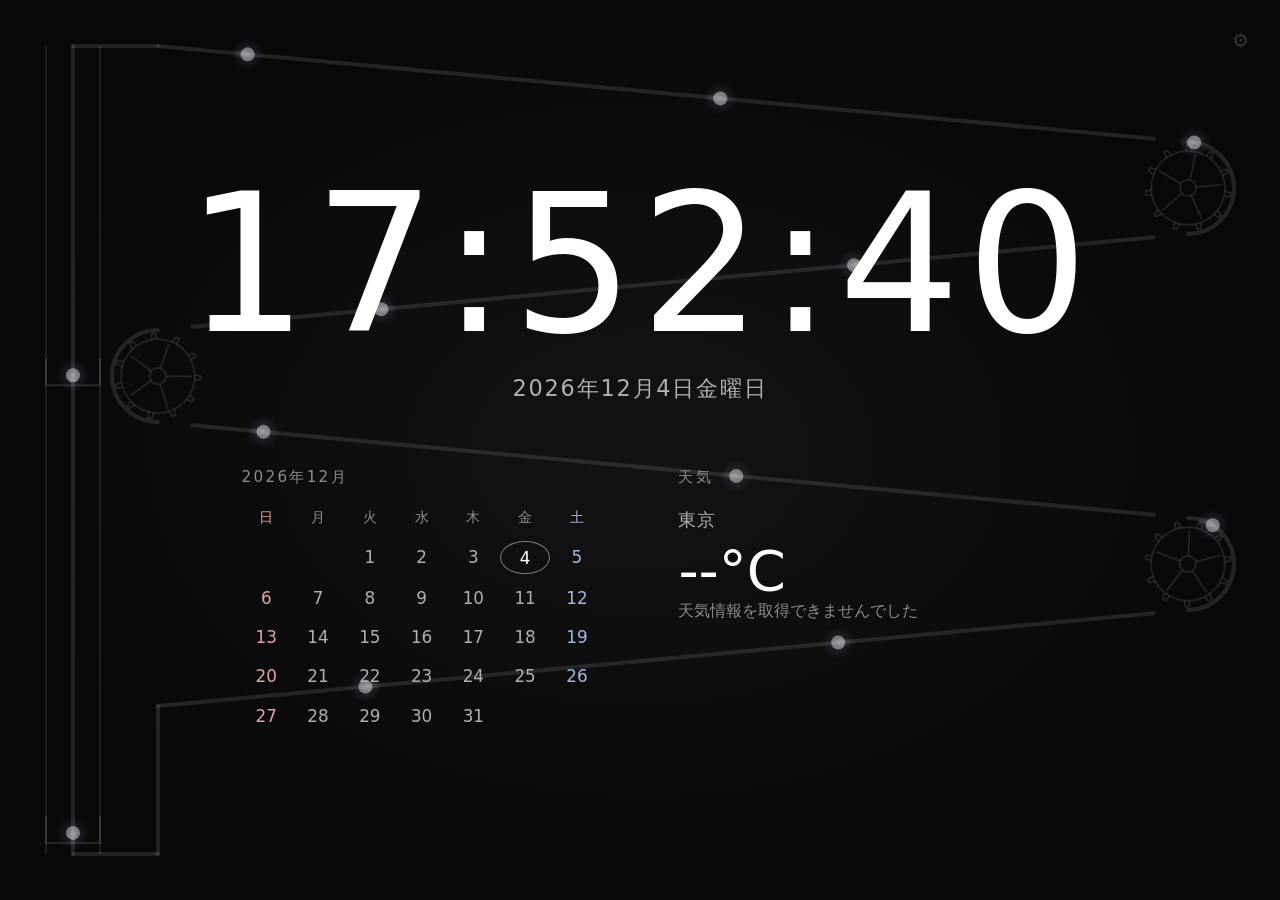
<file: index.html>
<!DOCTYPE html>
<html lang="ja">
<head>
<meta charset="UTF-8">
<meta name="viewport" content="width=device-width, initial-scale=1, viewport-fit=cover, user-scalable=no">
<meta name="theme-color" content="#000000">
<title>卓上ディスプレイ</title>
<link rel="manifest" href="manifest.json">
<link rel="icon" href="icons/icon.svg" type="image/svg+xml">
<link rel="stylesheet" href="css/style.css">
</head>
<body>
  <canvas id="marble-canvas" class="marble-canvas" aria-hidden="true"></canvas>

  <button id="settings-button" class="icon-button" aria-label="設定">⚙</button>

  <main class="dashboard">
    <section class="clock">
      <div id="clock-time" class="clock-time">--:--</div>
      <div id="clock-date" class="clock-date">----年--月--日</div>
    </section>

    <section class="panels">
      <div class="panel calendar">
        <h2 id="calendar-title" class="panel-title">カレンダー</h2>
        <div id="calendar-grid" class="calendar-grid"></div>
      </div>

      <div class="panel weather">
        <h2 class="panel-title">天気</h2>
        <div id="weather-location" class="weather-location">--</div>
        <div id="weather-temp" class="weather-temp">--°C</div>
        <div id="weather-desc" class="weather-desc">読み込み中...</div>
        <div id="weather-forecast" class="weather-forecast"></div>
      </div>
    </section>
  </main>

  <div id="settings-modal" class="modal hidden">
    <div class="modal-content">
      <h2>設定</h2>
      <label for="location-input">天気を表示する地域名</label>
      <input id="location-input" type="text" placeholder="例: 東京">

      <div class="settings-row">
        <label for="marble-toggle">背景のマーブル演出</label>
        <input id="marble-toggle" type="checkbox">
      </div>

      <div id="settings-error" class="settings-error"></div>
      <div class="modal-actions">
        <button id="settings-cancel" type="button">キャンセル</button>
        <button id="settings-save" type="button">保存</button>
      </div>
    </div>
  </div>

  <div id="machine-hint" class="machine-hint" role="status" aria-live="polite"></div>

  <script type="module" src="js/app.js"></script>
</body>
</html>
</file>
<file: css/style.css>
:root {
  color-scheme: dark;
  --bg: #0a0a0b;
  --fg: #f5f5f5;
  --muted: #b0b0b0;
  --faint: #8c8c8c;
  --accent: #e6e6e6;
  --sunday: #e0a3a3;
  --saturday: #a3b8e0;
  --border: rgba(255, 255, 255, 0.08);
}

* {
  box-sizing: border-box;
}

html, body {
  margin: 0;
  height: 100%;
  background: radial-gradient(ellipse at center, #131314 0%, #08080a 70%);
  color: var(--fg);
  font-family: "Hiragino Sans", "Noto Sans JP", system-ui, sans-serif;
  overflow: hidden;
}

.marble-canvas {
  position: fixed;
  inset: 0;
  width: 100%;
  height: 100%;
  z-index: 0;
  pointer-events: none;
}

.dashboard {
  position: relative;
  z-index: 1;
  height: 100vh;
  display: flex;
  flex-direction: column;
  align-items: center;
  justify-content: center;
  gap: clamp(2.5rem, 7vh, 5rem);
  padding: clamp(1.5rem, 5vw, 4rem);
}

.clock {
  text-align: center;
}

.clock-time {
  font-size: clamp(4rem, 16vw, 12rem);
  font-weight: 500;
  line-height: 1;
  letter-spacing: 0.03em;
  font-variant-numeric: tabular-nums;
  color: #ffffff;
}

.clock-date {
  margin-top: 0.75rem;
  font-size: clamp(0.9rem, 2.2vw, 1.4rem);
  letter-spacing: 0.08em;
  color: var(--muted);
}

.panels {
  display: flex;
  flex-wrap: wrap;
  gap: clamp(2.5rem, 6vw, 5rem);
  width: 100%;
  max-width: 1000px;
  justify-content: center;
}

.panel {
  flex: 1 1 280px;
  min-width: 240px;
  max-width: 360px;
}

.panel-title {
  margin: 0 0 1.25rem;
  font-size: clamp(0.75rem, 1.4vw, 0.95rem);
  letter-spacing: 0.15em;
  color: var(--faint);
  font-weight: 500;
}

.calendar-grid {
  display: grid;
  grid-template-columns: repeat(7, minmax(0, 1fr));
  gap: 0.5rem 0.15rem;
  text-align: center;
}

.calendar-weekday {
  font-size: clamp(0.7rem, 1.3vw, 0.9rem);
  color: var(--faint);
  padding-bottom: 0.4rem;
}

.calendar-day {
  padding: 0.35rem 0;
  border-radius: 50%;
  font-size: clamp(0.8rem, 1.6vw, 1.05rem);
  color: var(--muted);
}

.calendar-weekday.sunday,
.calendar-day.sunday {
  color: var(--sunday);
}

.calendar-weekday.saturday,
.calendar-day.saturday {
  color: var(--saturday);
}

.calendar-day.today {
  color: #ffffff;
  border: 1px solid rgba(255, 255, 255, 0.45);
}

.weather-location {
  font-size: clamp(0.9rem, 1.8vw, 1.1rem);
  color: var(--muted);
  letter-spacing: 0.05em;
}

.weather-temp {
  margin-top: 0.5rem;
  font-size: clamp(2.25rem, 5.5vw, 3.5rem);
  font-weight: 500;
  line-height: 1.1;
  color: #ffffff;
}

.weather-desc {
  font-size: clamp(0.8rem, 1.6vw, 1rem);
  color: var(--faint);
  margin-bottom: 1.25rem;
}

.weather-forecast {
  display: flex;
  gap: 1rem;
  flex-wrap: wrap;
}

.forecast-day {
  flex: 1 1 60px;
  text-align: center;
  font-size: clamp(0.7rem, 1.4vw, 0.85rem);
  color: var(--faint);
}

.forecast-day .forecast-icon {
  margin-top: 0.3rem;
  font-size: clamp(1rem, 2.2vw, 1.3rem);
  opacity: 0.75;
}

.forecast-day .forecast-temp {
  margin-top: 0.15rem;
  color: var(--muted);
  font-weight: 400;
}

.icon-button {
  position: fixed;
  top: 1.25rem;
  right: 1.25rem;
  z-index: 10;
  background: transparent;
  border: none;
  color: var(--faint);
  width: 2.5rem;
  height: 2.5rem;
  font-size: 1.2rem;
  cursor: pointer;
  opacity: 0.35;
  transition: opacity 0.3s ease;
}

.icon-button:hover,
.icon-button:focus-visible {
  opacity: 1;
}

/* 演出モード: 仕掛けを主役にして、時計は隅の小さな表示にする */
body.machine-mode .panels {
  display: none;
}

body.machine-mode .dashboard {
  justify-content: flex-start;
  align-items: flex-start;
  padding: clamp(0.75rem, 3vw, 1.75rem);
}

body.machine-mode .clock {
  text-align: left;
}

body.machine-mode .clock-time {
  font-size: clamp(1.5rem, 6vw, 2.5rem);
  letter-spacing: 0.02em;
  color: rgba(255, 255, 255, 0.85);
}

body.machine-mode .clock-date {
  margin-top: 0.15rem;
  font-size: clamp(0.65rem, 2vw, 0.9rem);
  color: rgba(255, 255, 255, 0.45);
}

.machine-hint {
  position: fixed;
  left: 50%;
  bottom: 1.5rem;
  transform: translateX(-50%);
  z-index: 15;
  padding: 0.4rem 0.9rem;
  border-radius: 999px;
  background: rgba(0, 0, 0, 0.55);
  border: 1px solid var(--border);
  color: var(--muted);
  font-size: 0.8rem;
  letter-spacing: 0.05em;
  opacity: 0;
  pointer-events: none;
  transition: opacity 0.4s ease;
}

.machine-hint.visible {
  opacity: 1;
}

.modal {
  position: fixed;
  inset: 0;
  background: rgba(0, 0, 0, 0.75);
  display: flex;
  align-items: center;
  justify-content: center;
  z-index: 20;
}

.modal.hidden {
  display: none;
}

.modal-content {
  background: #16161a;
  border: 1px solid var(--border);
  border-radius: 1rem;
  padding: 1.5rem;
  width: min(90vw, 360px);
}

.modal-content label {
  display: block;
  margin-bottom: 0.5rem;
  color: var(--muted);
  font-size: 0.9rem;
}

.modal-content input {
  width: 100%;
  padding: 0.6rem 0.75rem;
  border-radius: 0.5rem;
  border: 1px solid var(--border);
  background: #0a0b0e;
  color: var(--fg);
  font-size: 1rem;
}

.settings-row {
  display: flex;
  align-items: center;
  justify-content: space-between;
  gap: 1rem;
  margin-top: 1rem;
}

.settings-row label {
  margin-bottom: 0;
}

.settings-row input[type="checkbox"] {
  width: 1.15rem;
  height: 1.15rem;
  flex: none;
  padding: 0;
  accent-color: var(--accent);
  cursor: pointer;
}

.settings-error {
  color: var(--sunday);
  font-size: 0.85rem;
  min-height: 1.2em;
  margin-top: 0.5rem;
}

.modal-actions {
  display: flex;
  justify-content: flex-end;
  gap: 0.5rem;
  margin-top: 1rem;
}

.modal-actions button {
  padding: 0.5rem 1rem;
  border-radius: 0.5rem;
  border: 1px solid var(--border);
  background: #1a1d23;
  color: var(--fg);
  cursor: pointer;
}

#settings-save {
  background: var(--accent);
  color: #16161a;
  border-color: var(--accent);
  font-weight: 600;
}

@media (orientation: portrait) {
  .panels {
    flex-direction: column;
    align-items: center;
  }

  .panel {
    max-width: 320px;
  }
}

@media (orientation: portrait) and (min-height: 700px) {
  .dashboard {
    gap: clamp(2.5rem, 8vh, 6rem);
    padding: clamp(1.5rem, 5vh, 3rem);
  }

  .clock-time {
    font-size: clamp(4.5rem, 20vw, 12rem);
  }

  .clock-date {
    margin-top: 0.75rem;
    font-size: clamp(1rem, 3vw, 1.6rem);
  }

  .panels {
    gap: clamp(1.5rem, 5vh, 3rem);
  }

  .panel {
    max-width: 340px;
  }

  .panel-title {
    font-size: clamp(0.85rem, 2vw, 1.1rem);
  }

  .calendar-day {
    font-size: clamp(0.9rem, 2.2vw, 1.3rem);
    padding: 0.4rem 0;
  }

  .weather-temp {
    font-size: clamp(2.5rem, 7vw, 3.75rem);
  }

  .forecast-day {
    font-size: clamp(0.75rem, 1.9vw, 1rem);
  }
}

@media (orientation: landscape) and (max-height: 500px) {
  .dashboard {
    flex-direction: row;
    align-items: center;
    justify-content: space-evenly;
    width: 100%;
    gap: clamp(1.5rem, 5vw, 4rem);
    padding: clamp(0.5rem, 2vh, 1rem) clamp(1.5rem, 5vw, 4rem);
  }

  .clock-time {
    font-size: clamp(2rem, 14vh, 5rem);
  }

  .clock-date {
    margin-top: 0.3rem;
    font-size: clamp(0.6rem, 2.2vh, 0.9rem);
  }

  .panels {
    flex: 1 1 auto;
    flex-direction: row;
    flex-wrap: nowrap;
    justify-content: space-evenly;
    gap: clamp(1.5rem, 5vw, 4rem);
    max-width: none;
    width: auto;
  }

  .panel {
    flex: 1 1 180px;
    max-width: 300px;
    min-width: 0;
  }

  .panel-title {
    margin-bottom: 0.3rem;
    font-size: clamp(0.6rem, 1.8vh, 0.8rem);
  }

  .calendar-grid {
    gap: 0.15rem 0.08rem;
  }

  .calendar-weekday {
    font-size: clamp(0.55rem, 1.6vh, 0.75rem);
    padding-bottom: 0.15rem;
  }

  .calendar-day {
    font-size: clamp(0.55rem, 1.8vh, 0.8rem);
    padding: clamp(0.05rem, 0.4vh, 0.2rem) 0;
  }

  .weather-location {
    font-size: clamp(0.6rem, 1.8vh, 0.85rem);
  }

  .weather-temp {
    margin-top: 0.2rem;
    font-size: clamp(1.25rem, 5vh, 1.8rem);
  }

  .weather-desc {
    margin-bottom: 0.3rem;
    font-size: clamp(0.55rem, 1.6vh, 0.75rem);
  }

  .weather-forecast {
    gap: 0.4rem;
  }

  .forecast-day {
    font-size: clamp(0.5rem, 1.5vh, 0.7rem);
  }

  .forecast-day .forecast-icon {
    margin-top: 0.15rem;
    font-size: clamp(0.8rem, 2.2vh, 1.1rem);
  }
}

@media (orientation: landscape) and (max-height: 500px) and (min-width: 700px) {
  .dashboard {
    gap: clamp(0.75rem, 2.5vw, 2.5rem);
    padding: clamp(0.5rem, 2vh, 1rem) clamp(0.75rem, 2.5vw, 2rem);
  }

  .clock-time {
    font-size: clamp(2.5rem, 38vh, 7rem);
  }

  .clock-date {
    margin-top: 0.4rem;
    font-size: clamp(0.7rem, 4.5vh, 1.1rem);
  }

  .panels {
    gap: clamp(0.75rem, 2.5vw, 2rem);
  }

  .panel {
    flex-basis: 150px;
    max-width: 240px;
  }

  .panel-title {
    margin-bottom: 0.4rem;
    font-size: clamp(0.65rem, 3vh, 0.95rem);
  }

  .calendar-grid {
    gap: 0.2rem 0.1rem;
  }

  .calendar-weekday {
    font-size: clamp(0.55rem, 2.6vh, 0.8rem);
    padding-bottom: 0.2rem;
  }

  .calendar-day {
    font-size: clamp(0.55rem, 2.8vh, 0.9rem);
    padding: clamp(0.05rem, 0.7vh, 0.25rem) 0;
  }

  .weather-location {
    font-size: clamp(0.6rem, 2.6vh, 0.9rem);
  }

  .weather-temp {
    margin-top: 0.25rem;
    font-size: clamp(1.25rem, 8vh, 2rem);
  }

  .weather-desc {
    margin-bottom: 0.3rem;
    font-size: clamp(0.55rem, 2.5vh, 0.85rem);
  }

  .weather-forecast {
    gap: 0.4rem;
  }

  .forecast-day {
    font-size: clamp(0.5rem, 2.3vh, 0.75rem);
  }

  .forecast-day .forecast-icon {
    margin-top: 0.15rem;
    font-size: clamp(0.85rem, 3.5vh, 1.25rem);
  }
}
</file>
